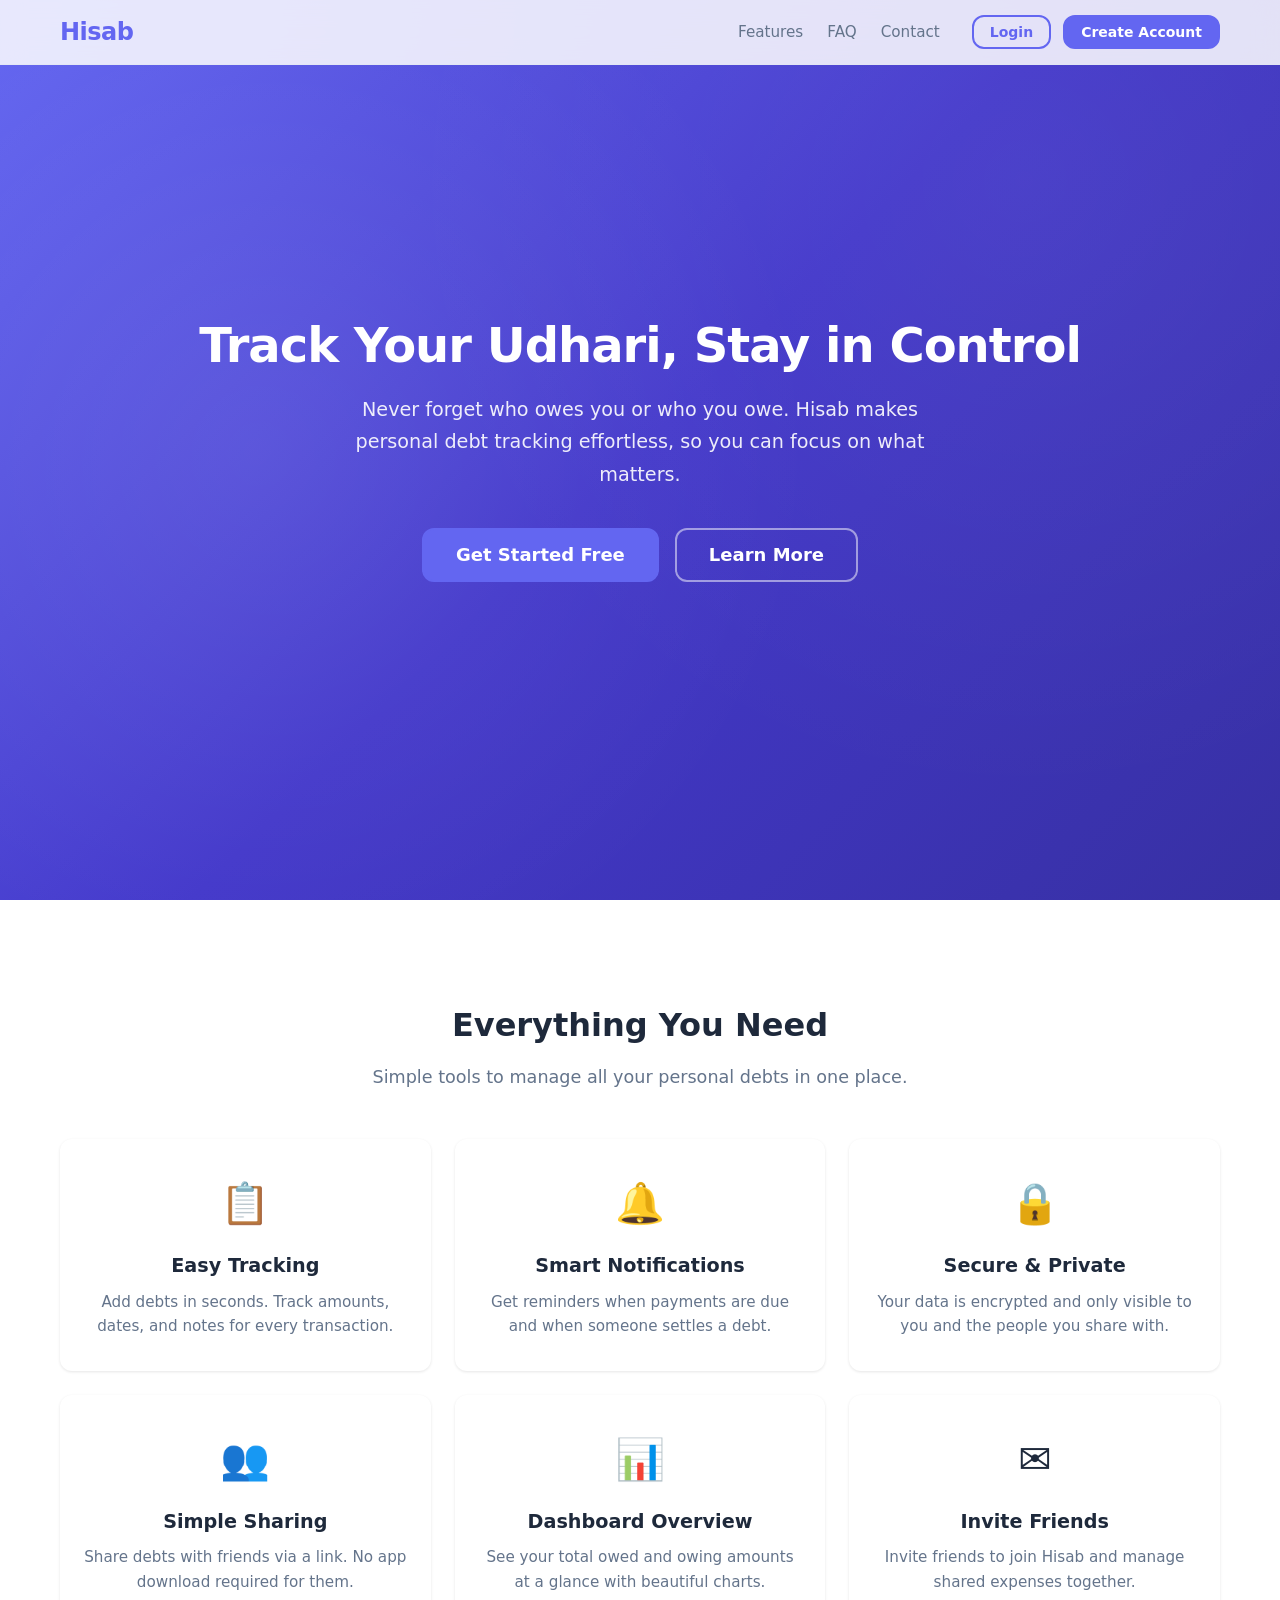
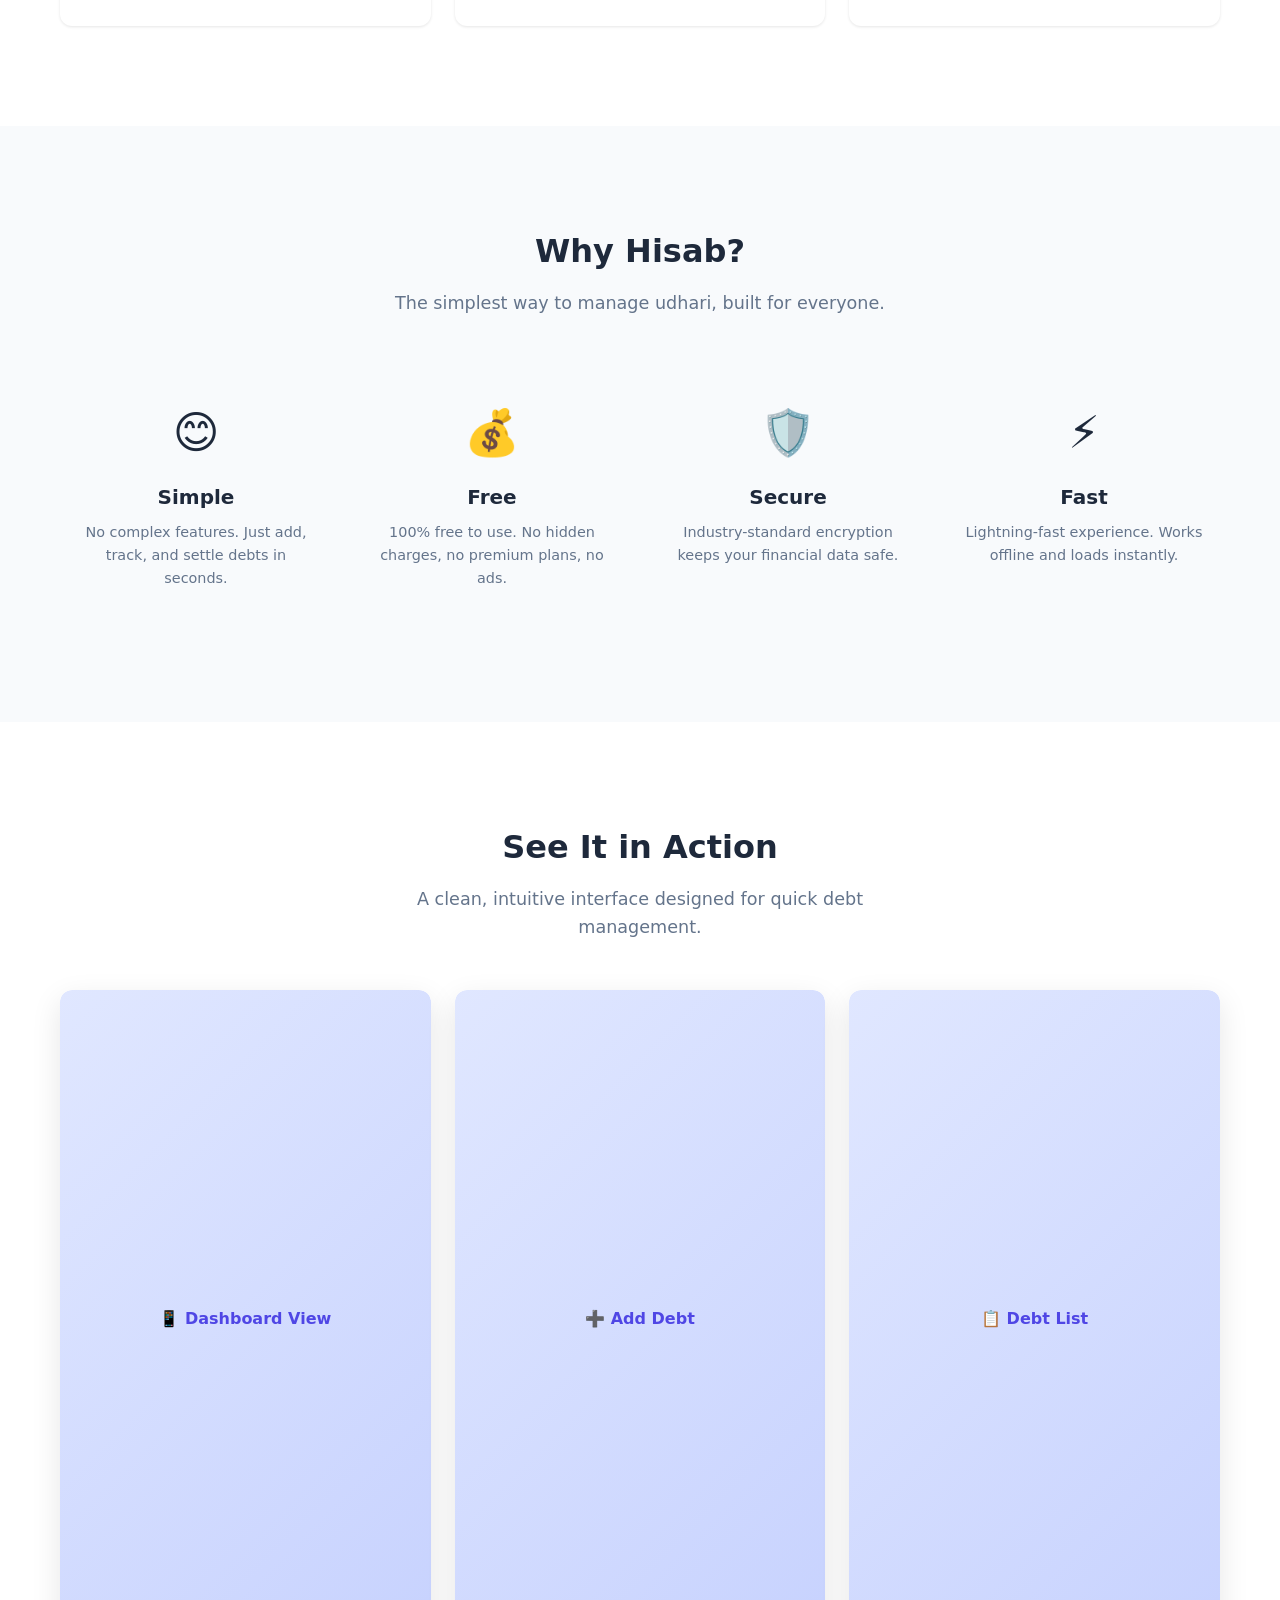
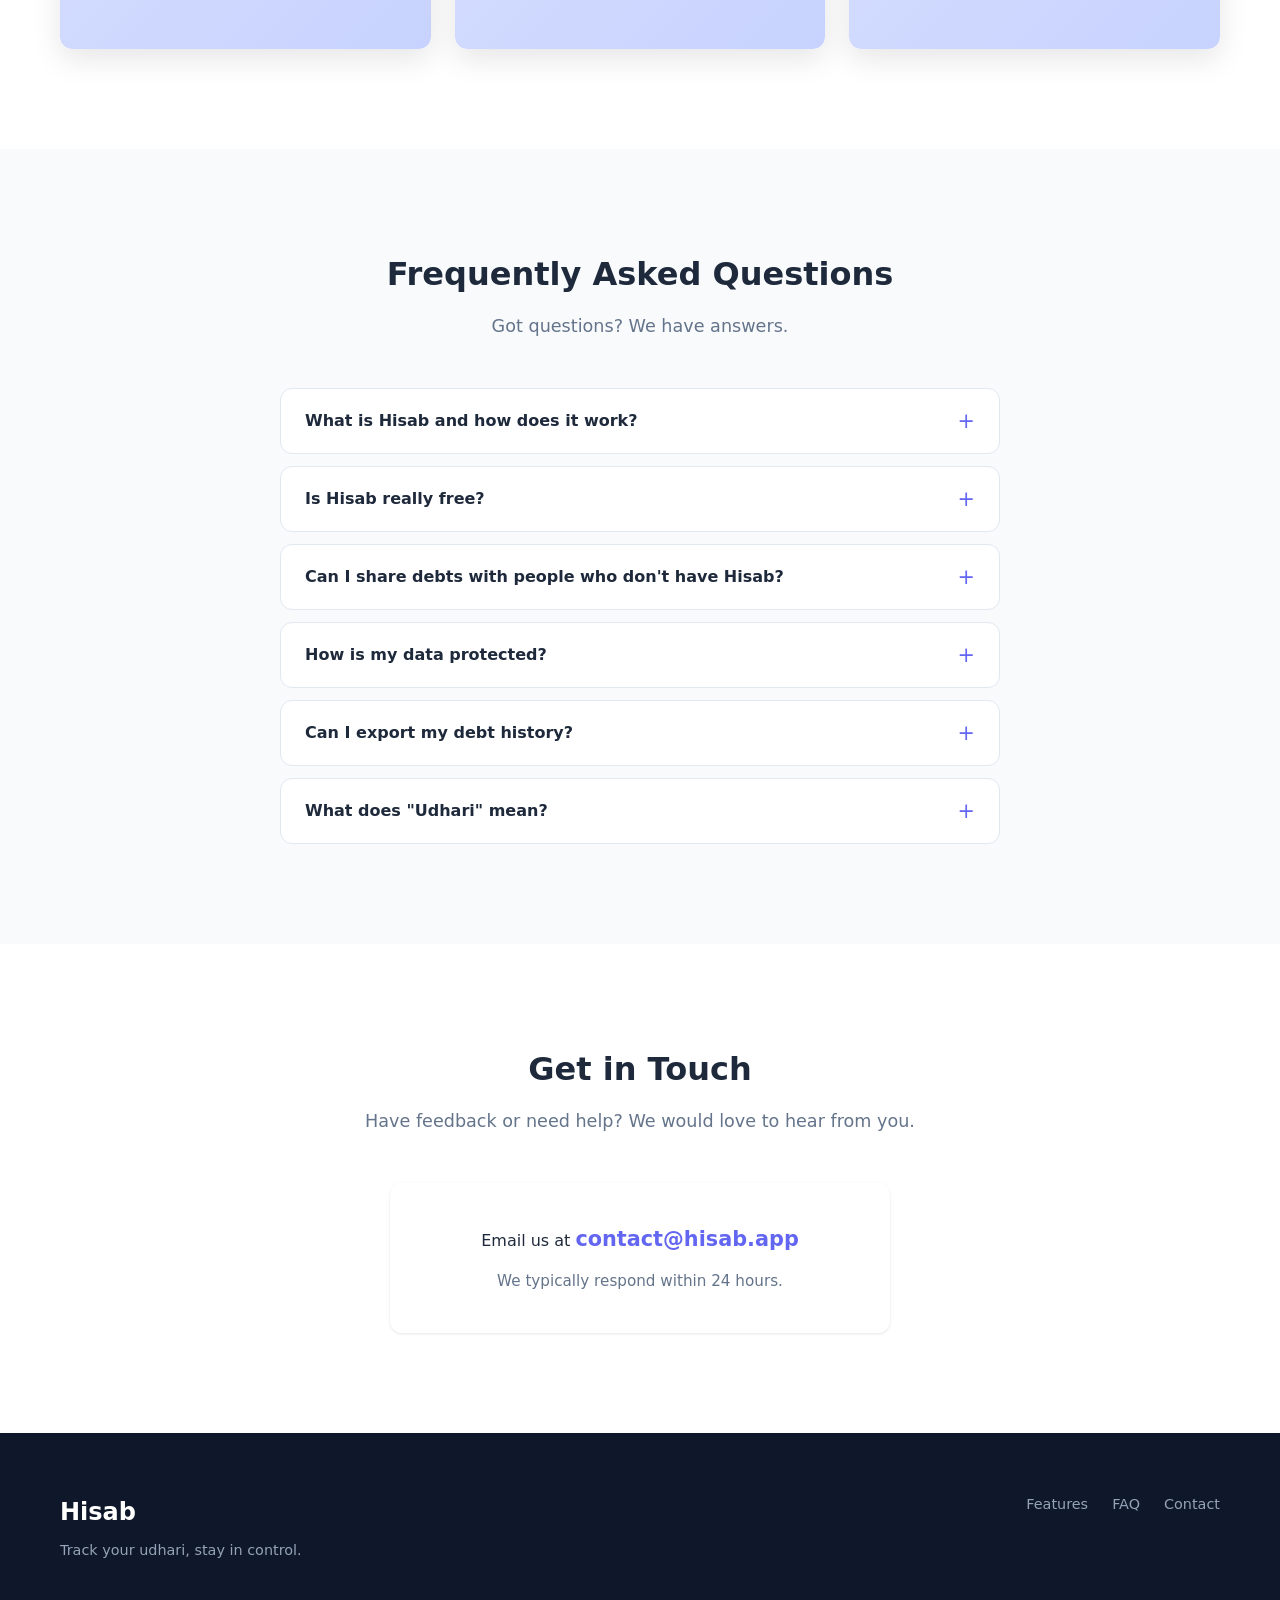
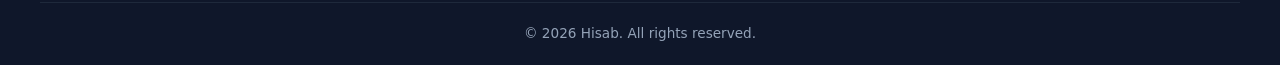
<file: index.html>
<!DOCTYPE html>
<html lang="en">
<head>
  <meta charset="UTF-8">
  <meta name="viewport" content="width=device-width, initial-scale=1.0">
  <meta name="description" content="Hisab - Track your udhari and personal debts easily. Simple, free, and secure debt management app.">
  <title>Hisab - Track Your Udhari</title>
  <link rel="stylesheet" href="src/css/style.css">
  <link rel="stylesheet" href="src/css/landing.css">
</head>
<body>

  <nav class="navbar" id="navbar">
    <div class="container nav-container">
      <a href="#" class="nav-logo">Hisab</a>
      <button class="nav-toggle" id="navToggle" aria-label="Toggle navigation">
        <span></span>
        <span></span>
        <span></span>
      </button>
      <ul class="nav-links" id="navLinks">
        <li><a href="#features" class="nav-link">Features</a></li>
        <li><a href="#faq" class="nav-link">FAQ</a></li>
        <li><a href="#contact" class="nav-link">Contact</a></li>
        <li class="nav-buttons">
          <a href="login.html" class="btn btn-outline btn-sm">Login</a>
          <a href="signup.html" class="btn btn-primary btn-sm">Create Account</a>
        </li>
      </ul>
    </div>
  </nav>

  <section class="hero" id="hero">
    <div class="container hero-content">
      <h1 class="hero-title">Track Your Udhari, Stay in Control</h1>
      <p class="hero-subtitle">Never forget who owes you or who you owe. Hisab makes personal debt tracking effortless, so you can focus on what matters.</p>
      <div class="hero-actions">
        <a href="signup.html" class="btn btn-primary btn-lg">Get Started Free</a>
        <a href="#features" class="btn btn-outline btn-lg">Learn More</a>
      </div>
    </div>
  </section>

  <section class="features section" id="features">
    <div class="container">
      <h2 class="section-title">Everything You Need</h2>
      <p class="section-subtitle">Simple tools to manage all your personal debts in one place.</p>
      <div class="features-grid grid-3">
        <div class="feature-card card fade-up">
          <div class="feature-icon">📋</div>
          <h3>Easy Tracking</h3>
          <p>Add debts in seconds. Track amounts, dates, and notes for every transaction.</p>
        </div>
        <div class="feature-card card fade-up">
          <div class="feature-icon">🔔</div>
          <h3>Smart Notifications</h3>
          <p>Get reminders when payments are due and when someone settles a debt.</p>
        </div>
        <div class="feature-card card fade-up">
          <div class="feature-icon">🔒</div>
          <h3>Secure & Private</h3>
          <p>Your data is encrypted and only visible to you and the people you share with.</p>
        </div>
        <div class="feature-card card fade-up">
          <div class="feature-icon">👥</div>
          <h3>Simple Sharing</h3>
          <p>Share debts with friends via a link. No app download required for them.</p>
        </div>
        <div class="feature-card card fade-up">
          <div class="feature-icon">📊</div>
          <h3>Dashboard Overview</h3>
          <p>See your total owed and owing amounts at a glance with beautiful charts.</p>
        </div>
        <div class="feature-card card fade-up">
          <div class="feature-icon">✉️</div>
          <h3>Invite Friends</h3>
          <p>Invite friends to join Hisab and manage shared expenses together.</p>
        </div>
      </div>
    </div>
  </section>

  <section class="why-hisab section" id="why-hisab">
    <div class="container">
      <h2 class="section-title">Why Hisab?</h2>
      <p class="section-subtitle">The simplest way to manage udhari, built for everyone.</p>
      <div class="why-grid grid-4">
        <div class="why-card fade-up">
          <div class="why-icon">😊</div>
          <h3>Simple</h3>
          <p>No complex features. Just add, track, and settle debts in seconds.</p>
        </div>
        <div class="why-card fade-up">
          <div class="why-icon">💰</div>
          <h3>Free</h3>
          <p>100% free to use. No hidden charges, no premium plans, no ads.</p>
        </div>
        <div class="why-card fade-up">
          <div class="why-icon">🛡️</div>
          <h3>Secure</h3>
          <p>Industry-standard encryption keeps your financial data safe.</p>
        </div>
        <div class="why-card fade-up">
          <div class="why-icon">⚡</div>
          <h3>Fast</h3>
          <p>Lightning-fast experience. Works offline and loads instantly.</p>
        </div>
      </div>
    </div>
  </section>

  <section class="screenshots section" id="screenshots">
    <div class="container">
      <h2 class="section-title">See It in Action</h2>
      <p class="section-subtitle">A clean, intuitive interface designed for quick debt management.</p>
      <div class="screenshots-grid">
        <div class="screenshot-frame fade-up">
          <div class="screenshot-placeholder">
            <span>📱 Dashboard View</span>
          </div>
        </div>
        <div class="screenshot-frame fade-up">
          <div class="screenshot-placeholder">
            <span>➕ Add Debt</span>
          </div>
        </div>
        <div class="screenshot-frame fade-up">
          <div class="screenshot-placeholder">
            <span>📋 Debt List</span>
          </div>
        </div>
      </div>
    </div>
  </section>

  <section class="faq section" id="faq">
    <div class="container">
      <h2 class="section-title">Frequently Asked Questions</h2>
      <p class="section-subtitle">Got questions? We have answers.</p>
      <div class="faq-list">
        <div class="faq-item fade-up">
          <button class="faq-question" aria-expanded="false">
            <span>What is Hisab and how does it work?</span>
            <span class="faq-icon">+</span>
          </button>
          <div class="faq-answer">
            <p>Hisab is a personal debt tracking app that helps you keep track of money you owe or are owed. Simply add a debt with the person's name, amount, and optional notes. Hisab keeps a running tally and notifies you when payments are due.</p>
          </div>
        </div>
        <div class="faq-item fade-up">
          <button class="faq-question" aria-expanded="false">
            <span>Is Hisab really free?</span>
            <span class="faq-icon">+</span>
          </button>
          <div class="faq-answer">
            <p>Yes! Hisab is completely free to use. There are no premium tiers, no hidden fees, and no advertisements. We believe debt tracking should be accessible to everyone.</p>
          </div>
        </div>
        <div class="faq-item fade-up">
          <button class="faq-question" aria-expanded="false">
            <span>Can I share debts with people who don't have Hisab?</span>
            <span class="faq-icon">+</span>
          </button>
          <div class="faq-answer">
            <p>Absolutely. You can generate a shareable link for any debt and send it via WhatsApp, SMS, or email. The person can view the debt details without needing to create an account.</p>
          </div>
        </div>
        <div class="faq-item fade-up">
          <button class="faq-question" aria-expanded="false">
            <span>How is my data protected?</span>
            <span class="faq-icon">+</span>
          </button>
          <div class="faq-answer">
            <p>We use end-to-end encryption for all sensitive data. Your financial information is encrypted before it leaves your device and can only be decrypted by you and those you explicitly share with.</p>
          </div>
        </div>
        <div class="faq-item fade-up">
          <button class="faq-question" aria-expanded="false">
            <span>Can I export my debt history?</span>
            <span class="faq-icon">+</span>
          </button>
          <div class="faq-answer">
            <p>Yes, you can export all your debt records as a CSV file at any time. This makes it easy to maintain your own records or share with others.</p>
          </div>
        </div>
        <div class="faq-item fade-up">
          <button class="faq-question" aria-expanded="false">
            <span>What does "Udhari" mean?</span>
            <span class="faq-icon">+</span>
          </button>
          <div class="faq-answer">
            <p>"Udhari" is a term commonly used in South Asia to refer to credit or debt given on trust, typically among friends and family. Hisab helps you manage these informal loans with ease.</p>
          </div>
        </div>
      </div>
    </div>
  </section>

  <section class="contact section" id="contact">
    <div class="container">
      <h2 class="section-title">Get in Touch</h2>
      <p class="section-subtitle">Have feedback or need help? We would love to hear from you.</p>
      <div class="contact-content fade-up">
        <p>Email us at <a href="mailto:contact@hisab.app" class="contact-email">contact@hisab.app</a></p>
        <p class="contact-response">We typically respond within 24 hours.</p>
      </div>
    </div>
  </section>

  <footer class="footer">
    <div class="container footer-content">
      <div class="footer-brand">
        <a href="#" class="footer-logo">Hisab</a>
        <p class="footer-tagline">Track your udhari, stay in control.</p>
      </div>
      <div class="footer-links">
        <a href="#features">Features</a>
        <a href="#faq">FAQ</a>
        <a href="#contact">Contact</a>
      </div>
    </div>
    <div class="footer-bottom">
      <div class="container">
        <p>&copy; 2026 Hisab. All rights reserved.</p>
      </div>
    </div>
  </footer>

  <div class="toast-container" id="toastContainer"></div>

  <div class="loading-overlay" id="loadingOverlay">
    <div class="spinner"></div>
  </div>

  <div class="modal-overlay" id="modalOverlay">
    <div class="modal-content">
      <button class="modal-close" id="modalClose">&times;</button>
      <div id="modalBody"></div>
      <div class="modal-actions" id="modalActions"></div>
    </div>
  </div>

  <script type="module" src="src/js/landing.js"></script>
</body>
</html>
</file>
<file: src/css/style.css>
:root {
  --primary: #6366f1;
  --primary-dark: #4f46e5;
  --primary-light: #e0e7ff;
  --success: #10b981;
  --danger: #ef4444;
  --warning: #f59e0b;
  --info: #3b82f6;
  --bg: #ffffff;
  --bg-secondary: #f8fafc;
  --text: #1e293b;
  --text-secondary: #64748b;
  --border: #e2e8f0;
  --radius: 12px;
  --shadow: 0 1px 3px rgba(0, 0, 0, 0.1);
  --shadow-lg: 0 10px 30px rgba(0, 0, 0, 0.1);
  --font: 'Segoe UI', system-ui, -apple-system, sans-serif;
}

*,
*::before,
*::after {
  box-sizing: border-box;
  margin: 0;
  padding: 0;
}

html {
  scroll-behavior: smooth;
}

body {
  font-family: var(--font);
  color: var(--text);
  background: var(--bg);
  line-height: 1.6;
  -webkit-font-smoothing: antialiased;
}

a {
  color: var(--primary);
  text-decoration: none;
  transition: color 0.2s ease;
}

a:hover {
  color: var(--primary-dark);
}

img {
  max-width: 100%;
  display: block;
}

ul {
  list-style: none;
}

.container {
  max-width: 1200px;
  margin: 0 auto;
  padding: 0 20px;
}

.btn {
  display: inline-flex;
  align-items: center;
  justify-content: center;
  gap: 8px;
  padding: 12px 24px;
  border-radius: var(--radius);
  font-family: var(--font);
  font-size: 1rem;
  font-weight: 600;
  line-height: 1;
  cursor: pointer;
  border: 2px solid transparent;
  transition: all 0.2s ease;
  text-decoration: none;
}

.btn:hover {
  transform: translateY(-1px);
  box-shadow: var(--shadow);
}

.btn:active {
  transform: translateY(0);
}

.btn-primary {
  background: var(--primary);
  color: #fff;
  border-color: var(--primary);
}

.btn-primary:hover {
  background: var(--primary-dark);
  border-color: var(--primary-dark);
  color: #fff;
}

.btn-outline {
  background: transparent;
  color: var(--primary);
  border-color: var(--primary);
}

.btn-outline:hover {
  background: var(--primary-light);
  color: var(--primary-dark);
  border-color: var(--primary-dark);
}

.btn-sm {
  padding: 8px 16px;
  font-size: 0.875rem;
}

.btn-lg {
  padding: 16px 32px;
  font-size: 1.125rem;
}

.card {
  background: #fff;
  border-radius: var(--radius);
  box-shadow: var(--shadow);
  padding: 24px;
  transition: all 0.3s ease;
}

.card:hover {
  box-shadow: var(--shadow-lg);
  transform: translateY(-2px);
}

.text-center {
  text-align: center;
}

.flex {
  display: flex;
  align-items: center;
}

.grid-2 {
  display: grid;
  grid-template-columns: repeat(2, 1fr);
  gap: 24px;
}

.grid-3 {
  display: grid;
  grid-template-columns: repeat(3, 1fr);
  gap: 24px;
}

.grid-4 {
  display: grid;
  grid-template-columns: repeat(4, 1fr);
  gap: 24px;
}

.gap-4 {
  gap: 16px;
}

.mt-1 { margin-top: 8px; }
.mt-2 { margin-top: 16px; }
.mt-3 { margin-top: 24px; }
.mt-4 { margin-top: 32px; }
.mt-5 { margin-top: 48px; }
.mb-1 { margin-bottom: 8px; }
.mb-2 { margin-bottom: 16px; }
.mb-3 { margin-bottom: 24px; }
.mb-4 { margin-bottom: 32px; }
.mb-5 { margin-bottom: 48px; }
.py-1 { padding-top: 8px; padding-bottom: 8px; }
.py-2 { padding-top: 16px; padding-bottom: 16px; }
.py-3 { padding-top: 24px; padding-bottom: 24px; }
.py-4 { padding-top: 32px; padding-bottom: 32px; }
.py-5 { padding-top: 48px; padding-bottom: 48px; }

.toast-container {
  position: fixed;
  top: 20px;
  right: 20px;
  z-index: 10000;
  display: flex;
  flex-direction: column;
  gap: 10px;
}

.toast {
  padding: 14px 20px;
  border-radius: var(--radius);
  color: #fff;
  font-weight: 500;
  font-size: 0.9rem;
  box-shadow: var(--shadow-lg);
  animation: toastIn 0.3s ease forwards;
  max-width: 360px;
}

.toast.toast-success { background: var(--success); }
.toast.toast-error { background: var(--danger); }
.toast.toast-info { background: var(--info); }
.toast.toast-warning { background: var(--warning); }

.toast.toast-out {
  animation: toastOut 0.3s ease forwards;
}

@keyframes toastIn {
  from { opacity: 0; transform: translateX(100%); }
  to { opacity: 1; transform: translateX(0); }
}

@keyframes toastOut {
  from { opacity: 1; transform: translateX(0); }
  to { opacity: 0; transform: translateX(100%); }
}

.modal-overlay {
  position: fixed;
  inset: 0;
  background: rgba(0, 0, 0, 0.5);
  z-index: 9999;
  display: flex;
  align-items: center;
  justify-content: center;
  opacity: 0;
  visibility: hidden;
  transition: all 0.3s ease;
}

.modal-overlay.active {
  opacity: 1;
  visibility: visible;
}

.modal-content {
  background: #fff;
  border-radius: var(--radius);
  padding: 32px;
  max-width: 500px;
  width: 90%;
  box-shadow: var(--shadow-lg);
  position: relative;
  transform: scale(0.9);
  transition: transform 0.3s ease;
}

.modal-overlay.active .modal-content {
  transform: scale(1);
}

.modal-close {
  position: absolute;
  top: 12px;
  right: 16px;
  background: none;
  border: none;
  font-size: 1.5rem;
  cursor: pointer;
  color: var(--text-secondary);
  transition: color 0.2s;
}

.modal-close:hover {
  color: var(--text);
}

.modal-actions {
  display: flex;
  gap: 12px;
  justify-content: flex-end;
  margin-top: 24px;
}

.loading-overlay {
  position: fixed;
  inset: 0;
  background: rgba(255, 255, 255, 0.8);
  z-index: 99999;
  display: flex;
  align-items: center;
  justify-content: center;
  opacity: 0;
  visibility: hidden;
  transition: all 0.3s ease;
}

.loading-overlay.active {
  opacity: 1;
  visibility: visible;
}

.spinner {
  width: 40px;
  height: 40px;
  border: 4px solid var(--border);
  border-top-color: var(--primary);
  border-radius: 50%;
  animation: spin 0.8s linear infinite;
}

@keyframes spin {
  to { transform: rotate(360deg); }
}

.skeleton {
  background: linear-gradient(90deg, var(--bg-secondary) 25%, #e2e8f0 50%, var(--bg-secondary) 75%);
  background-size: 200% 100%;
  animation: shimmer 1.5s infinite;
  border-radius: 4px;
}

@keyframes shimmer {
  0% { background-position: 200% 0; }
  100% { background-position: -200% 0; }
}

@media (max-width: 768px) {
  .grid-2, .grid-3, .grid-4 {
    grid-template-columns: repeat(2, 1fr);
  }

  .container {
    padding: 0 16px;
  }
}

@media (max-width: 480px) {
  .grid-2, .grid-3, .grid-4 {
    grid-template-columns: 1fr;
  }

  .btn-lg {
    padding: 14px 24px;
    font-size: 1rem;
  }
}
</file>
<file: src/css/landing.css>
.navbar {
  position: fixed;
  top: 0;
  left: 0;
  right: 0;
  z-index: 1000;
  background: rgba(255, 255, 255, 0.85);
  backdrop-filter: blur(12px);
  -webkit-backdrop-filter: blur(12px);
  border-bottom: 1px solid rgba(226, 232, 240, 0.6);
  transition: box-shadow 0.3s ease;
}

.navbar.scrolled {
  box-shadow: var(--shadow);
}

.nav-container {
  display: flex;
  align-items: center;
  justify-content: space-between;
  height: 64px;
}

.nav-logo {
  font-size: 1.5rem;
  font-weight: 800;
  color: var(--primary);
  letter-spacing: -0.5px;
}

.nav-logo:hover {
  color: var(--primary-dark);
}

.nav-links {
  display: flex;
  align-items: center;
  gap: 24px;
}

.nav-link {
  color: var(--text-secondary);
  font-weight: 500;
  font-size: 0.95rem;
  transition: color 0.2s ease;
}

.nav-link:hover {
  color: var(--primary);
}

.nav-buttons {
  display: flex;
  align-items: center;
  gap: 12px;
  margin-left: 8px;
}

.nav-toggle {
  display: none;
  flex-direction: column;
  gap: 5px;
  background: none;
  border: none;
  cursor: pointer;
  padding: 4px;
}

.nav-toggle span {
  display: block;
  width: 24px;
  height: 2px;
  background: var(--text);
  border-radius: 2px;
  transition: all 0.3s ease;
}

.nav-toggle.active span:nth-child(1) {
  transform: rotate(45deg) translate(5px, 5px);
}

.nav-toggle.active span:nth-child(2) {
  opacity: 0;
}

.nav-toggle.active span:nth-child(3) {
  transform: rotate(-45deg) translate(5px, -5px);
}

.hero {
  min-height: 100vh;
  display: flex;
  align-items: center;
  background: linear-gradient(135deg, var(--primary) 0%, #4338ca 50%, #3730a3 100%);
  color: #fff;
  text-align: center;
  position: relative;
  overflow: hidden;
}

.hero::before {
  content: '';
  position: absolute;
  inset: 0;
  background: radial-gradient(circle at 20% 50%, rgba(255, 255, 255, 0.08) 0%, transparent 50%),
              radial-gradient(circle at 80% 20%, rgba(255, 255, 255, 0.05) 0%, transparent 50%);
  pointer-events: none;
}

.hero-content {
  position: relative;
  z-index: 1;
  animation: heroFadeIn 1s ease forwards;
}

.hero-title {
  font-size: 3rem;
  font-weight: 800;
  line-height: 1.15;
  margin-bottom: 20px;
  letter-spacing: -1px;
}

.hero-subtitle {
  font-size: 1.2rem;
  opacity: 0.9;
  max-width: 600px;
  margin: 0 auto 36px;
  line-height: 1.7;
}

.hero-actions {
  display: flex;
  gap: 16px;
  justify-content: center;
  flex-wrap: wrap;
}

.hero-actions .btn-outline {
  color: #fff;
  border-color: rgba(255, 255, 255, 0.5);
}

.hero-actions .btn-outline:hover {
  background: rgba(255, 255, 255, 0.15);
  border-color: #fff;
  color: #fff;
}

@keyframes heroFadeIn {
  from { opacity: 0; transform: translateY(30px); }
  to { opacity: 1; transform: translateY(0); }
}

.section {
  padding: 100px 0;
}

.section:nth-child(even) {
  background: var(--bg-secondary);
}

.section-title {
  font-size: 2rem;
  font-weight: 700;
  text-align: center;
  margin-bottom: 12px;
  color: var(--text);
}

.section-subtitle {
  text-align: center;
  color: var(--text-secondary);
  font-size: 1.1rem;
  max-width: 560px;
  margin: 0 auto 48px;
}

.features-grid {
  margin-top: 16px;
}

.feature-card {
  text-align: center;
  padding: 32px 24px;
}

.feature-card:hover {
  transform: translateY(-6px);
}

.feature-icon {
  font-size: 2.5rem;
  margin-bottom: 16px;
  display: block;
}

.feature-card h3 {
  font-size: 1.2rem;
  font-weight: 700;
  margin-bottom: 8px;
  color: var(--text);
}

.feature-card p {
  color: var(--text-secondary);
  font-size: 0.95rem;
  line-height: 1.6;
}

.why-hisab {
  background: var(--bg-secondary);
}

.why-card {
  text-align: center;
  padding: 32px 16px;
  border-radius: var(--radius);
  transition: all 0.3s ease;
}

.why-card:hover {
  background: #fff;
  box-shadow: var(--shadow-lg);
  transform: translateY(-4px);
}

.why-icon {
  font-size: 2.8rem;
  margin-bottom: 12px;
  display: block;
}

.why-card h3 {
  font-size: 1.25rem;
  font-weight: 700;
  margin-bottom: 8px;
}

.why-card p {
  color: var(--text-secondary);
  font-size: 0.9rem;
}

.screenshots-grid {
  display: grid;
  grid-template-columns: repeat(3, 1fr);
  gap: 24px;
}

.screenshot-frame {
  border-radius: var(--radius);
  overflow: hidden;
  box-shadow: var(--shadow-lg);
  transition: transform 0.3s ease;
}

.screenshot-frame:hover {
  transform: translateY(-4px);
}

.screenshot-placeholder {
  aspect-ratio: 9 / 16;
  background: linear-gradient(135deg, var(--primary-light), #c7d2fe);
  display: flex;
  align-items: center;
  justify-content: center;
  border-radius: var(--radius);
}

.screenshot-placeholder span {
  font-weight: 600;
  color: var(--primary-dark);
  font-size: 1rem;
  text-align: center;
}

.faq-list {
  max-width: 720px;
  margin: 0 auto;
  display: flex;
  flex-direction: column;
  gap: 12px;
}

.faq-item {
  border: 1px solid var(--border);
  border-radius: var(--radius);
  overflow: hidden;
  background: #fff;
  transition: box-shadow 0.3s ease;
}

.faq-item:hover {
  box-shadow: var(--shadow);
}

.faq-question {
  width: 100%;
  display: flex;
  align-items: center;
  justify-content: space-between;
  padding: 20px 24px;
  background: none;
  border: none;
  cursor: pointer;
  font-family: var(--font);
  font-size: 1rem;
  font-weight: 600;
  color: var(--text);
  text-align: left;
  gap: 16px;
  transition: background 0.2s ease;
}

.faq-question:hover {
  background: var(--bg-secondary);
}

.faq-icon {
  font-size: 1.3rem;
  font-weight: 300;
  color: var(--primary);
  transition: transform 0.3s ease;
  flex-shrink: 0;
}

.faq-item.active .faq-icon {
  transform: rotate(45deg);
}

.faq-answer {
  max-height: 0;
  overflow: hidden;
  transition: max-height 0.3s ease, padding 0.3s ease;
}

.faq-item.active .faq-answer {
  max-height: 300px;
  padding: 0 24px 20px;
}

.faq-answer p {
  color: var(--text-secondary);
  line-height: 1.7;
  font-size: 0.95rem;
}

.contact-content {
  text-align: center;
  padding: 40px;
  background: #fff;
  border-radius: var(--radius);
  box-shadow: var(--shadow);
  max-width: 500px;
  margin: 0 auto;
}

.contact-email {
  font-size: 1.3rem;
  font-weight: 700;
  color: var(--primary);
}

.contact-email:hover {
  color: var(--primary-dark);
  text-decoration: underline;
}

.contact-response {
  color: var(--text-secondary);
  margin-top: 12px;
  font-size: 0.95rem;
}

.footer {
  background: #0f172a;
  color: #94a3b8;
  padding-top: 60px;
}

.footer-content {
  display: flex;
  align-items: flex-start;
  justify-content: space-between;
  padding-bottom: 40px;
  border-bottom: 1px solid #1e293b;
}

.footer-logo {
  font-size: 1.5rem;
  font-weight: 800;
  color: #fff;
}

.footer-logo:hover {
  color: var(--primary);
}

.footer-tagline {
  margin-top: 8px;
  font-size: 0.9rem;
}

.footer-links {
  display: flex;
  gap: 24px;
}

.footer-links a {
  color: #94a3b8;
  font-size: 0.9rem;
  font-weight: 500;
}

.footer-links a:hover {
  color: #fff;
}

.footer-bottom {
  padding: 20px 0;
  text-align: center;
  font-size: 0.85rem;
}

.fade-up {
  opacity: 0;
  transform: translateY(30px);
  transition: opacity 0.6s ease, transform 0.6s ease;
}

.fade-up.visible {
  opacity: 1;
  transform: translateY(0);
}

@media (max-width: 768px) {
  .nav-links {
    position: fixed;
    top: 64px;
    left: 0;
    right: 0;
    background: rgba(255, 255, 255, 0.98);
    backdrop-filter: blur(12px);
    -webkit-backdrop-filter: blur(12px);
    flex-direction: column;
    padding: 24px 20px;
    gap: 16px;
    border-bottom: 1px solid var(--border);
    transform: translateY(-100%);
    opacity: 0;
    visibility: hidden;
    transition: all 0.3s ease;
  }

  .nav-links.open {
    transform: translateY(0);
    opacity: 1;
    visibility: visible;
  }

  .nav-buttons {
    margin-left: 0;
    flex-direction: column;
    width: 100%;
  }

  .nav-buttons .btn {
    width: 100%;
  }

  .nav-toggle {
    display: flex;
  }

  .hero-title {
    font-size: 2rem;
  }

  .hero-subtitle {
    font-size: 1rem;
    padding: 0 10px;
  }

  .section {
    padding: 64px 0;
  }

  .section-title {
    font-size: 1.6rem;
  }

  .screenshots-grid {
    grid-template-columns: 1fr;
    max-width: 280px;
    margin: 0 auto;
  }

  .footer-content {
    flex-direction: column;
    align-items: center;
    text-align: center;
    gap: 24px;
  }
}

@media (max-width: 480px) {
  .hero-title {
    font-size: 1.7rem;
  }

  .hero-actions {
    flex-direction: column;
    align-items: center;
  }

  .hero-actions .btn {
    width: 100%;
    max-width: 280px;
  }

  .section {
    padding: 48px 0;
  }
}
</file>
